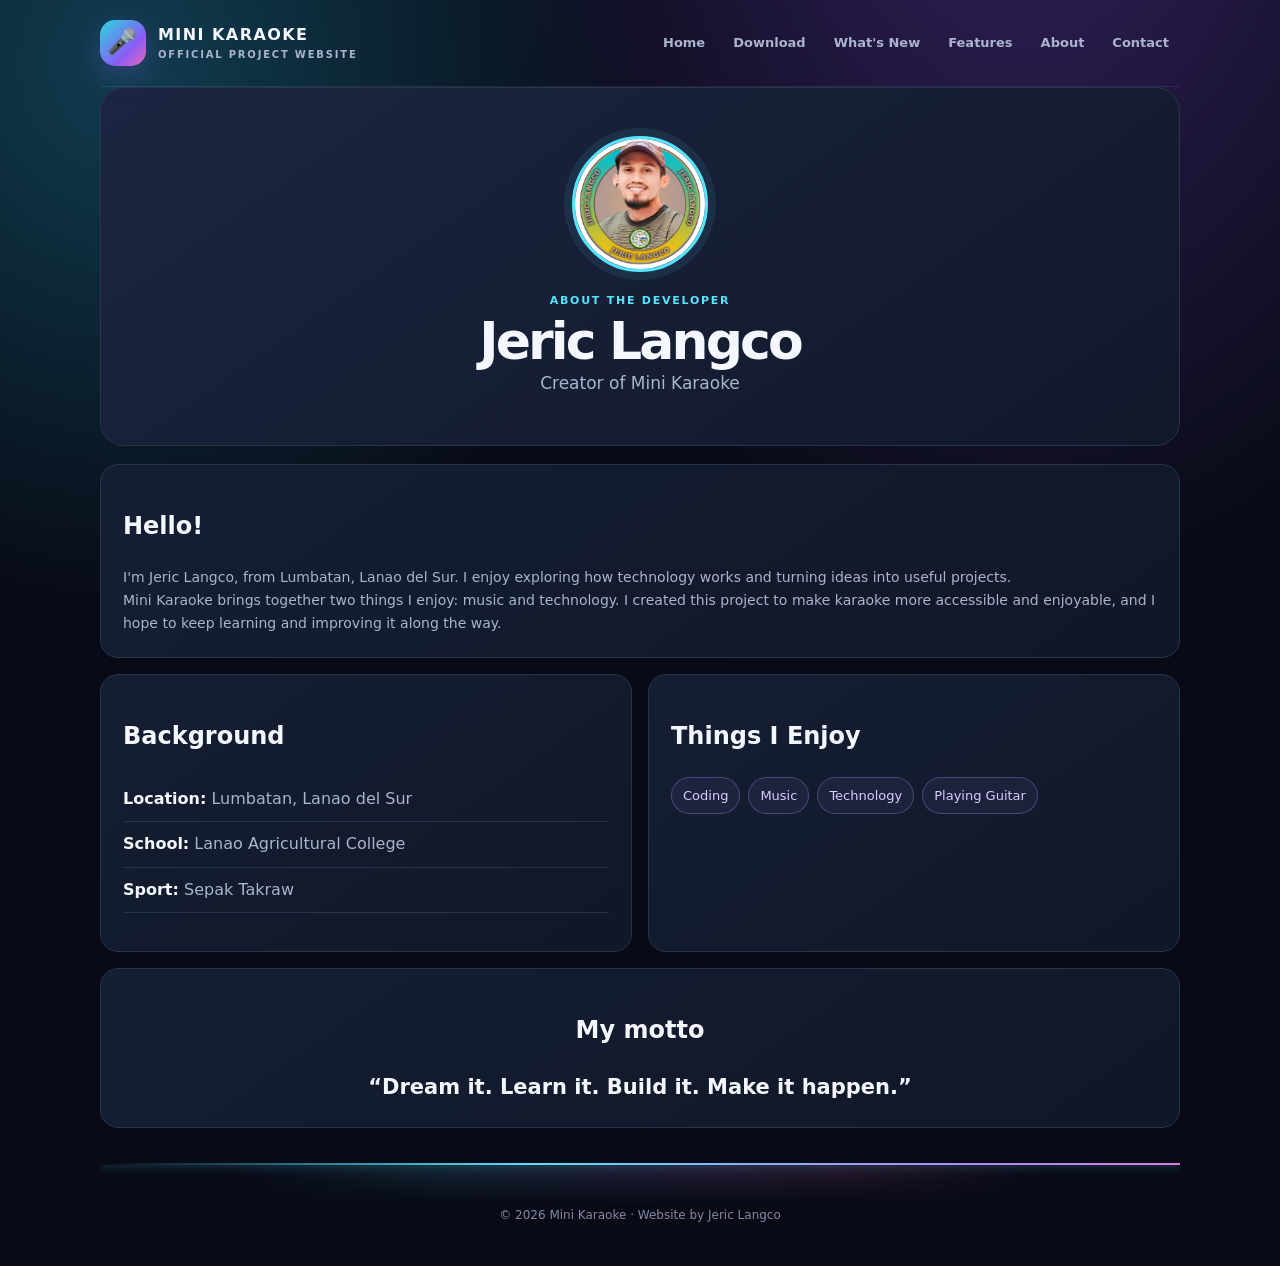
<file: about.html>
<!doctype html><html lang="en"><head><meta charset="utf-8"><meta name="viewport" content="width=device-width,initial-scale=1"><meta name="description" content="Meet Jeric Langco, creator of Mini Karaoke."><title>About the Developer | Mini Karaoke</title><link rel="stylesheet" href="style.css"></head><body><div class="wrap"><header><a class="brand" href="index.html"><span class="logo">🎤</span><span>MINI KARAOKE<small>OFFICIAL PROJECT WEBSITE</small></span></a><nav aria-label="Main navigation"><a href="index.html">Home</a><a href="index.html#download">Download</a><a href="changelog.html">What's New</a><a href="features.html">Features</a><a href="about.html">About</a><a href="contact.html">Contact</a></nav></header><main><section class="author-hero"><img class="avatar" src="author.jpg" alt="Profile photo of Jeric Langco"><p class="eyebrow2">ABOUT THE DEVELOPER</p><h1 style="font-size:clamp(34px,6vw,52px);margin:0">Jeric Langco</h1><p class="lead">Creator of Mini Karaoke</p></section><div class="content-grid"><section class="card wide"><h2>Hello!</h2><p>I'm Jeric Langco, from Lumbatan, Lanao del Sur. I enjoy exploring how technology works and turning ideas into useful projects.</p><p>Mini Karaoke brings together two things I enjoy: music and technology. I created this project to make karaoke more accessible and enjoyable, and I hope to keep learning and improving it along the way.</p></section><section class="card"><h2>Background</h2><ul class="facts"><li><strong>Location:</strong> Lumbatan, Lanao del Sur</li><li><strong>School:</strong> Lanao Agricultural College</li><li><strong>Sport:</strong> Sepak Takraw</li></ul></section><section class="card"><h2>Things I Enjoy</h2><div class="tags"><span class="tag">Coding</span><span class="tag">Music</span><span class="tag">Technology</span><span class="tag">Playing Guitar</span></div></section><section class="card wide" style="text-align:center"><h2>My motto</h2><p style="font-size:21px;color:var(--text);font-weight:800">“<span class="gradient">Dream it.</span> Learn it. Build it. Make it happen.”</p></section></div></main><footer>© <span data-year></span> Mini Karaoke · Website by Jeric Langco</footer><script src="site.js"></script></div></body></html>
</file>
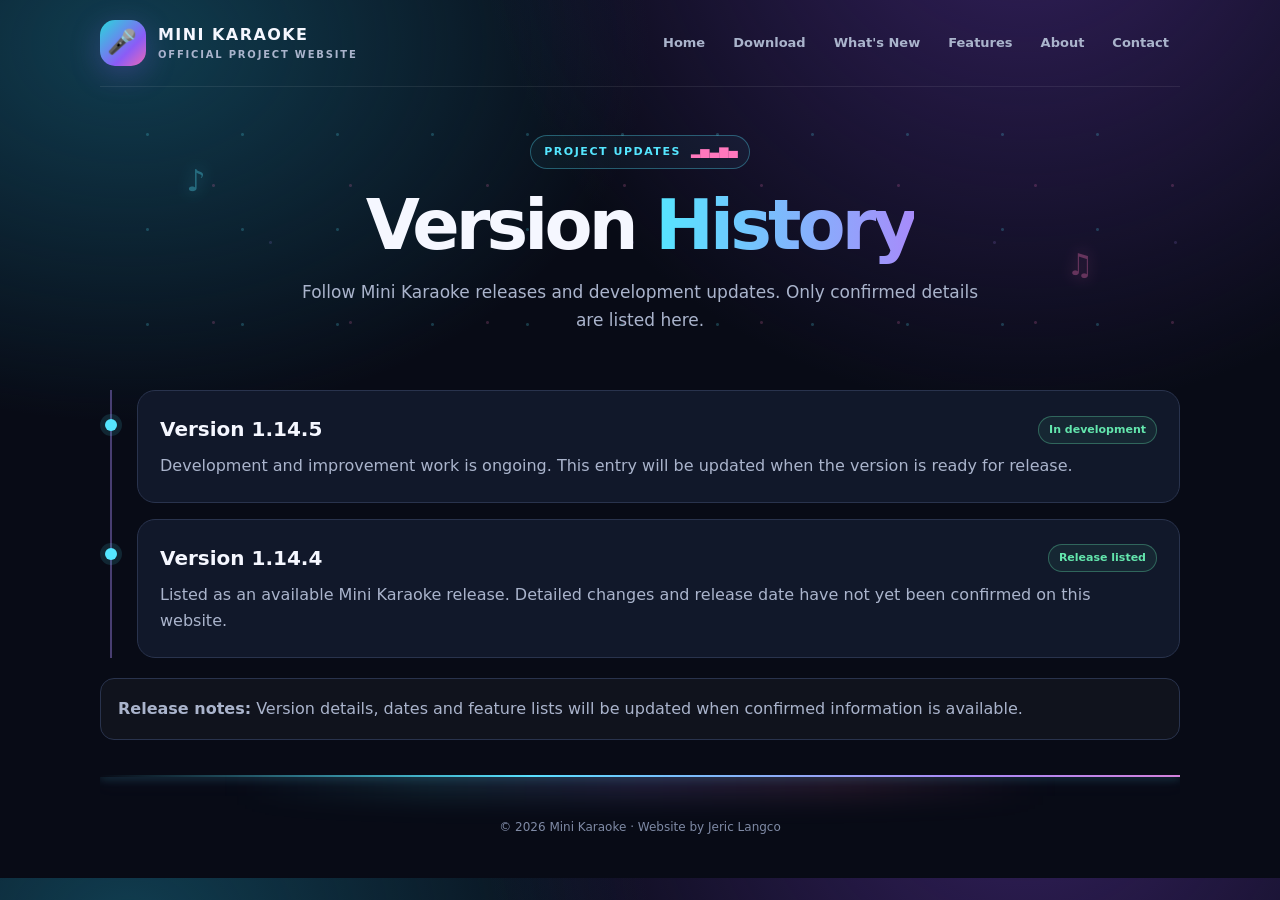
<file: changelog.html>
<!doctype html><html lang="en"><head><meta charset="utf-8"><meta name="viewport" content="width=device-width,initial-scale=1"><meta name="description" content="Mini Karaoke version history and release notes."><title>What's New | Mini Karaoke</title><link rel="stylesheet" href="style.css"></head><body><div class="wrap"><header><a class="brand" href="index.html"><span class="logo">🎤</span><span>MINI KARAOKE<small>OFFICIAL PROJECT WEBSITE</small></span></a><nav aria-label="Main navigation"><a href="index.html">Home</a><a href="index.html#download">Download</a><a href="changelog.html">What's New</a><a href="features.html">Features</a><a href="about.html">About</a><a href="contact.html">Contact</a></nav></header><main><section class="hero" style="padding:48px 0 30px"><span class="eyebrow">PROJECT UPDATES</span><h1>Version <span class="gradient">History</span></h1><p class="lead">Follow Mini Karaoke releases and development updates. Only confirmed details are listed here.</p></section><section class="timeline"><article class="release"><div class="release-head"><h2>Version 1.14.5</h2><span class="pill">In development</span></div><p>Development and improvement work is ongoing. This entry will be updated when the version is ready for release.</p></article><article class="release"><div class="release-head"><h2>Version 1.14.4</h2><span class="pill">Release listed</span></div><p>Listed as an available Mini Karaoke release. Detailed changes and release date have not yet been confirmed on this website.</p></article></section><aside class="note"><strong>Release notes:</strong> Version details, dates and feature lists will be updated when confirmed information is available.</aside></main><footer>© <span data-year></span> Mini Karaoke · Website by Jeric Langco</footer><script src="site.js"></script></div></body></html>
</file>
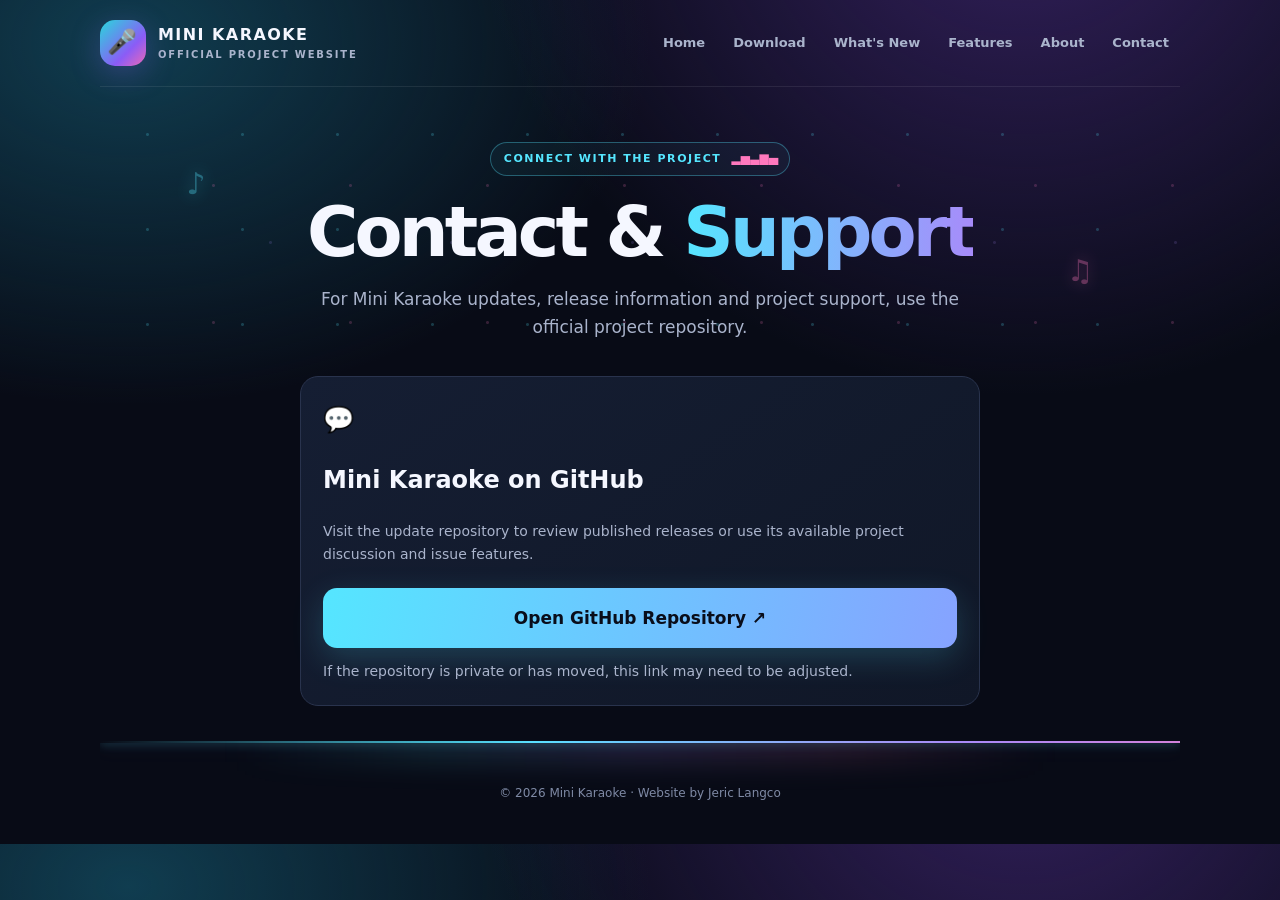
<file: contact.html>
<!doctype html><html lang="en"><head><meta charset="utf-8"><meta name="viewport" content="width=device-width,initial-scale=1"><meta name="description" content="Mini Karaoke support and project links."><title>Contact | Mini Karaoke</title><link rel="stylesheet" href="style.css"></head><body><div class="wrap"><header><a class="brand" href="index.html"><span class="logo">🎤</span><span>MINI KARAOKE<small>OFFICIAL PROJECT WEBSITE</small></span></a><nav aria-label="Main navigation"><a href="index.html">Home</a><a href="index.html#download">Download</a><a href="changelog.html">What's New</a><a href="features.html">Features</a><a href="about.html">About</a><a href="contact.html">Contact</a></nav></header><main><section class="hero" style="padding:55px 0 35px"><span class="eyebrow">CONNECT WITH THE PROJECT</span><h1>Contact & <span class="gradient">Support</span></h1><p class="lead">For Mini Karaoke updates, release information and project support, use the official project repository.</p></section><section class="card" style="max-width:680px;margin:auto"><div class="ico">💬</div><h2>Mini Karaoke on GitHub</h2><p>Visit the update repository to review published releases or use its available project discussion and issue features.</p><p style="margin-top:18px"><a class="download" style="max-width:100%" href="https://github.com/jericlangco/Minikaraoke-Update" target="_blank" rel="noopener">Open GitHub Repository ↗</a></p><p class="small">If the repository is private or has moved, this link may need to be adjusted.</p></section></main><footer>© <span data-year></span> Mini Karaoke · Website by Jeric Langco</footer><script src="site.js"></script></div></body></html>
</file>
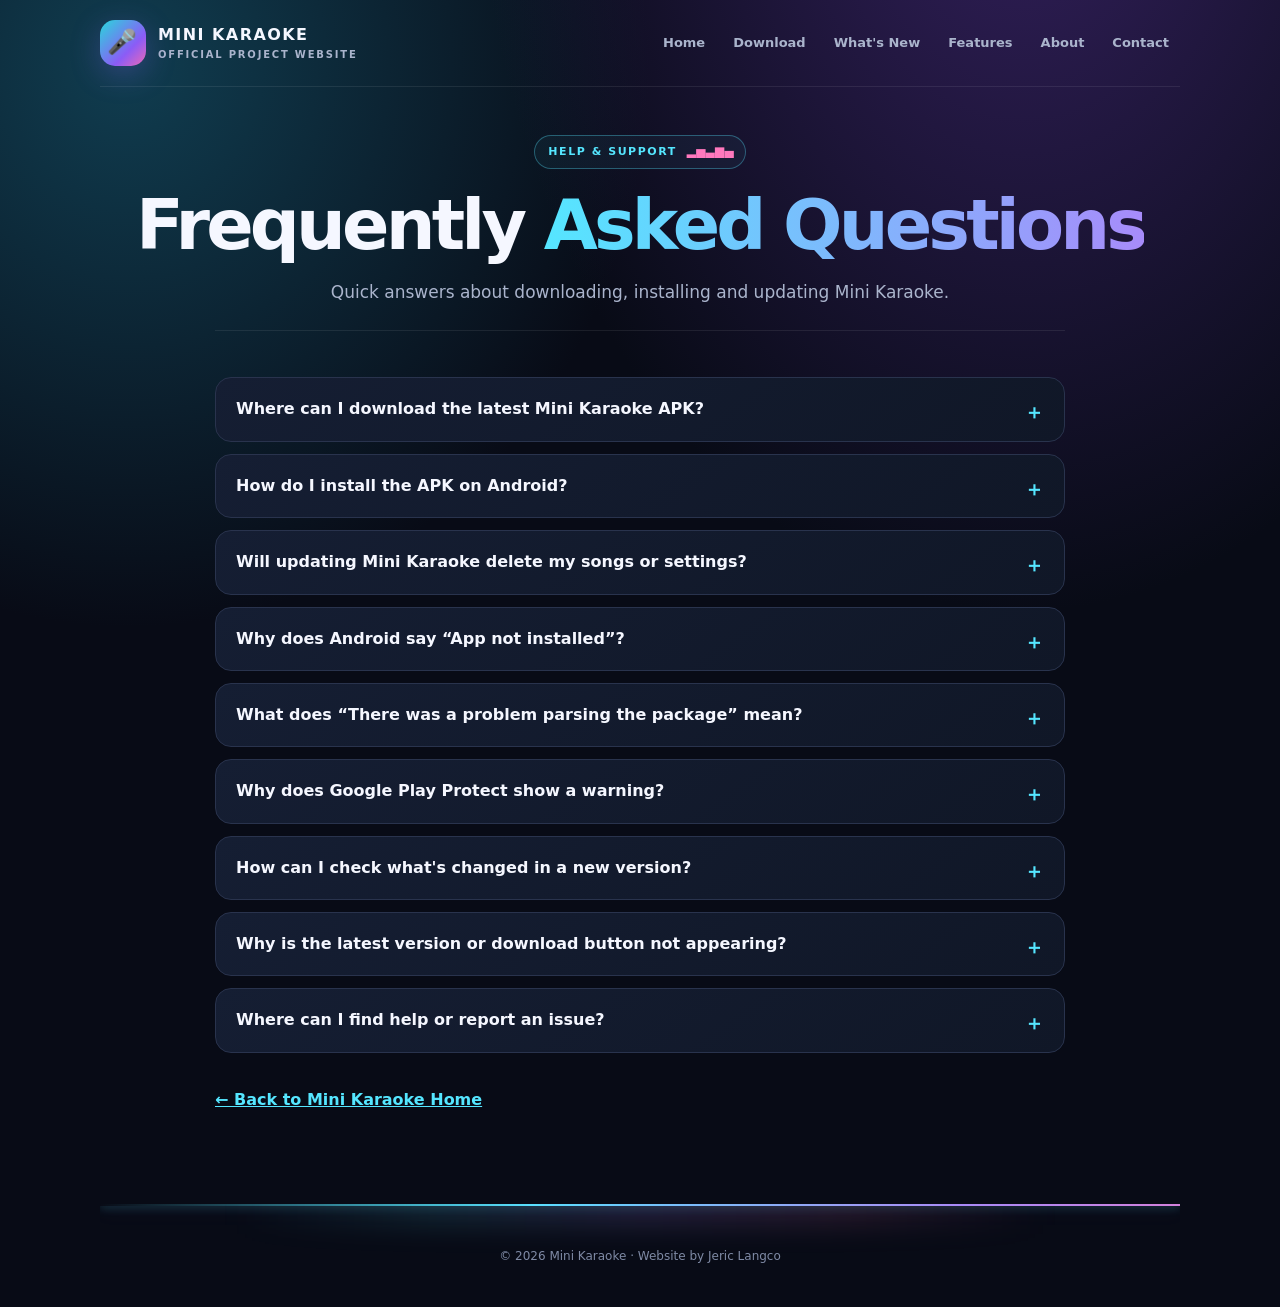
<file: faq.html>
<!doctype html>
<html lang="en">
<head>
<meta charset="utf-8">
<meta name="viewport" content="width=device-width,initial-scale=1">
<meta name="theme-color" content="#080b16">
<meta name="description" content="Frequently asked questions about Mini Karaoke downloads, installation and updates.">
<title>FAQ | Mini Karaoke</title>
<link rel="stylesheet" href="style.css">
<style>
.faq-intro{text-align:center;padding:48px 0 24px}.faq-list{max-width:850px;margin:0 auto}.faq-item{margin:12px 0;border:1px solid var(--line);border-radius:16px;background:linear-gradient(145deg,#151e33,#101727);overflow:hidden}.faq-item summary{cursor:pointer;padding:18px 20px;color:var(--text);font-weight:800;list-style:none}.faq-item summary::-webkit-details-marker{display:none}.faq-item summary:after{content:'＋';float:right;color:var(--cyan);font-size:20px}.faq-item[open] summary:after{content:'−'}.faq-answer{padding:0 20px 18px;color:var(--muted)}.faq-answer p{margin:0 0 10px}.faq-answer a{color:var(--cyan)}.faq-back{display:inline-block;margin:22px 0;color:var(--cyan);font-weight:700}
</style>
</head>
<body>
<div class="wrap">
<header>
<a class="brand" href="index.html"><span class="logo">🎤</span><span>MINI KARAOKE<small>OFFICIAL PROJECT WEBSITE</small></span></a>
<nav aria-label="Main navigation"><a href="index.html">Home</a><a href="index.html#download">Download</a><a href="changelog.html">What's New</a><a href="features.html">Features</a><a href="about.html">About</a><a href="contact.html">Contact</a></nav>
</header>
<main>
<section class="faq-intro"><span class="eyebrow">HELP & SUPPORT</span><h1>Frequently <span class="gradient">Asked Questions</span></h1><p class="lead">Quick answers about downloading, installing and updating Mini Karaoke.</p></section>
<section class="section faq-list" aria-label="Frequently asked questions">
<details class="faq-item"><summary>Where can I download the latest Mini Karaoke APK?</summary><div class="faq-answer"><p>Use the download panel on the <a href="index.html#download">Mini Karaoke homepage</a>. It checks the latest stable release published in the official Mini Karaoke GitHub releases repository.</p></div></details>
<details class="faq-item"><summary>How do I install the APK on Android?</summary><div class="faq-answer"><p>Download the APK completely, open it from your browser's downloads or file manager, and follow Android's installer prompts. Android may ask you to allow the app you used to download the file to install unknown apps. Only install files from a source you trust.</p></div></details>
<details class="faq-item"><summary>Will updating Mini Karaoke delete my songs or settings?</summary><div class="faq-answer"><p>When Android accepts an update as a compatible update to the installed app, its app data is normally retained. However, data may be lost if you uninstall first, install a differently signed build, or use a build with a different application identity. Back up important files and settings before updating.</p></div></details>
<details class="faq-item"><summary>Why does Android say “App not installed”?</summary><div class="faq-answer"><p>This can happen for several reasons, including a signature mismatch with the installed version, an incompatible Android version or device architecture, insufficient storage, or a damaged/incomplete APK download. Check the release notes and device compatibility, download the file again, and avoid uninstalling your existing app until you understand the cause.</p></div></details>
<details class="faq-item"><summary>What does “There was a problem parsing the package” mean?</summary><div class="faq-answer"><p>Android could not read or validate the installer. Possible causes include an incomplete or corrupted download, an APK that requires a newer Android version, or a package/build compatibility issue. Try downloading the APK again from the official release page and check the release requirements. If it continues, report your Android version and device model to the developer.</p></div></details>
<details class="faq-item"><summary>Why does Google Play Protect show a warning?</summary><div class="faq-answer"><p>Play Protect may warn about apps installed outside Google Play or apps it cannot verify. A warning is not proof by itself that a file is harmful, but it should be taken seriously. Install only from the official project release, verify that you intended to download the file, and do not ignore a warning if you are unsure about the APK's source or safety.</p></div></details>
<details class="faq-item"><summary>How can I check what's changed in a new version?</summary><div class="faq-answer"><p>Open the <a href="changelog.html">What's New / release history</a> page or visit the latest GitHub release and read its release notes before installing.</p></div></details>
<details class="faq-item"><summary>Why is the latest version or download button not appearing?</summary><div class="faq-answer"><p>The website retrieves release information from GitHub. If GitHub is temporarily unavailable, the internet connection is unstable, or the latest release does not include an APK asset, the automatic information may not load. Visit the <a href="https://github.com/jericlangco/Minikaraoke-Update/releases/latest" target="_blank" rel="noopener">official latest releases page</a> to check manually.</p></div></details>
<details class="faq-item"><summary>Where can I find help or report an issue?</summary><div class="faq-answer"><p>Visit the <a href="contact.html">Contact</a> page if available, or use the project's official GitHub repository and release pages to share the problem details.</p></div></details>
<a class="faq-back" href="index.html">← Back to Mini Karaoke Home</a>
</section>
</main>
<footer>© <span data-year></span> Mini Karaoke · Website by Jeric Langco</footer>
</div>
<script>const year=document.querySelector('[data-year]');if(year)year.textContent=new Date().getFullYear();</script>
</body>
</html>
</file>
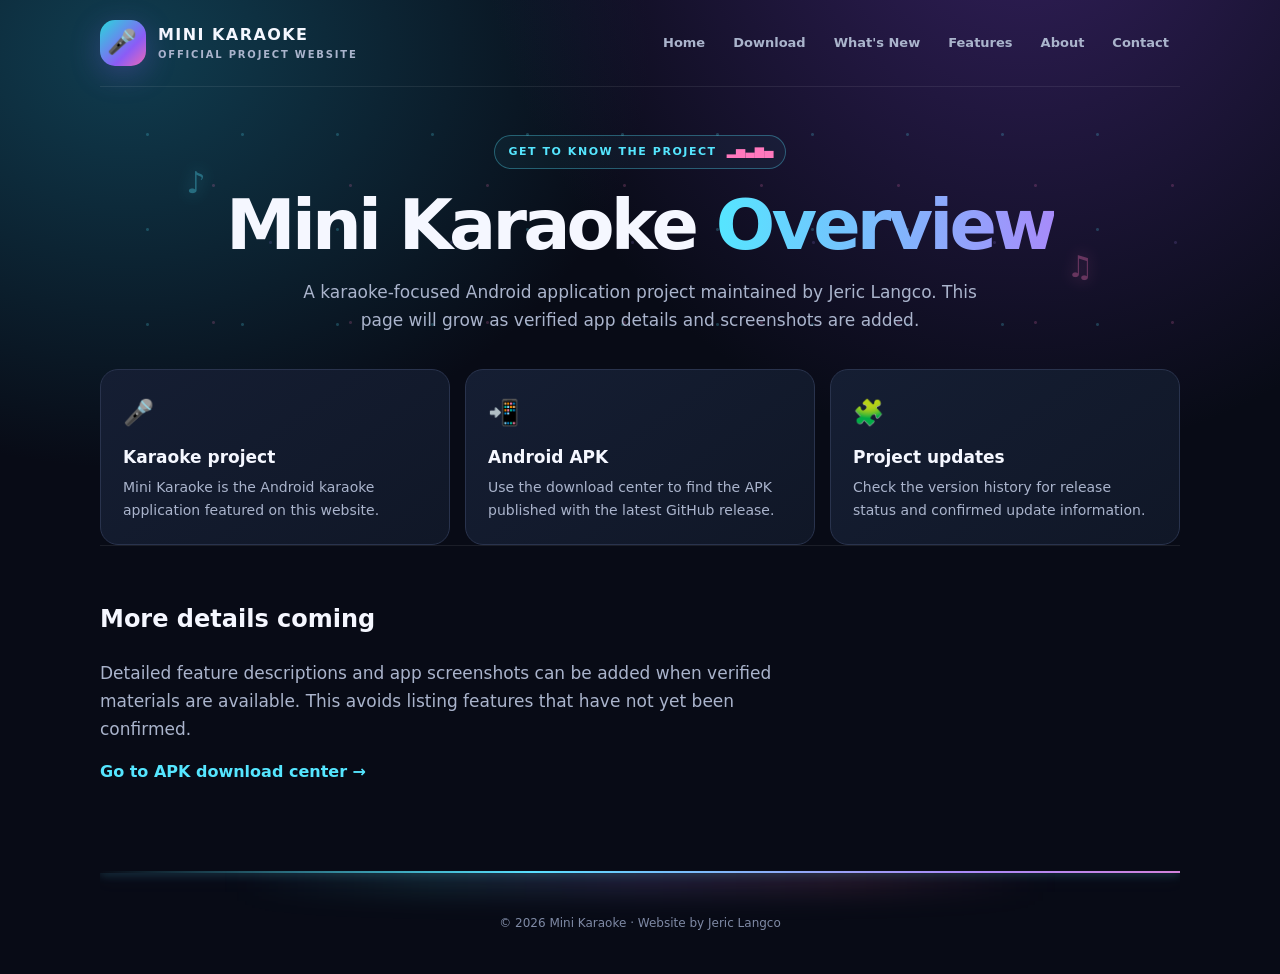
<file: features.html>
<!doctype html><html lang="en"><head><meta charset="utf-8"><meta name="viewport" content="width=device-width,initial-scale=1"><meta name="description" content="Mini Karaoke project overview and Android download information."><title>Project Overview | Mini Karaoke</title><link rel="stylesheet" href="style.css"></head><body><div class="wrap"><header><a class="brand" href="index.html"><span class="logo">🎤</span><span>MINI KARAOKE<small>OFFICIAL PROJECT WEBSITE</small></span></a><nav aria-label="Main navigation"><a href="index.html">Home</a><a href="index.html#download">Download</a><a href="changelog.html">What's New</a><a href="features.html">Features</a><a href="about.html">About</a><a href="contact.html">Contact</a></nav></header><main><section class="hero" style="padding:48px 0 35px"><span class="eyebrow">GET TO KNOW THE PROJECT</span><h1>Mini Karaoke <span class="gradient">Overview</span></h1><p class="lead">A karaoke-focused Android application project maintained by Jeric Langco. This page will grow as verified app details and screenshots are added.</p></section><section class="grid"><article class="card"><div class="ico">🎤</div><h3>Karaoke project</h3><p>Mini Karaoke is the Android karaoke application featured on this website.</p></article><article class="card"><div class="ico">📲</div><h3>Android APK</h3><p>Use the download center to find the APK published with the latest GitHub release.</p></article><article class="card"><div class="ico">🧩</div><h3>Project updates</h3><p>Check the version history for release status and confirmed update information.</p></article></section><section class="section"><h2>More details coming</h2><p class="lead" style="margin:0">Detailed feature descriptions and app screenshots can be added when verified materials are available. This avoids listing features that have not yet been confirmed.</p><p><a class="text-link" href="index.html#download">Go to APK download center →</a></p></section></main><footer>© <span data-year></span> Mini Karaoke · Website by Jeric Langco</footer><script src="site.js"></script></div></body></html>
</file>
<file: style.css>
:root {
  color-scheme: dark;
  --bg: #080b16;
  --panel: #11182a;
  --panel2: #171f35;
  --text: #f5f7ff;
  --muted: #aab4cc;
  --line: #29334d;
  --cyan: #55e6ff;
  --violet: #a78bfa;
  --pink: #ff78bd;
  --green: #63e6ad;
}

* { box-sizing: border-box; }
html { scroll-behavior: smooth; }
body {
  margin: 0;
  background:
    radial-gradient(ellipse at 80% -15%, #34205e 0, transparent 38%),
    radial-gradient(ellipse at 10% 5%, #103d50 0, transparent 32%),
    var(--bg);
  color: var(--text);
  font: 16px/1.65 system-ui, -apple-system, Segoe UI, Roboto, Arial, sans-serif;
}
a { color: var(--cyan); }
.wrap { width: min(1080px, calc(100% - 36px)); margin: auto; }

/* HEADER */
header {
  display: flex;
  align-items: center;
  justify-content: space-between;
  gap: 20px;
  padding: 20px 0;
  border-bottom: 1px solid #ffffff14;
}
.brand {
  display: flex;
  align-items: center;
  gap: 12px;
  color: var(--text);
  text-decoration: none;
  font-weight: 900;
  letter-spacing: .09em;
  white-space: normal;
}
.logo {
  width: 46px;
  height: 46px;
  flex: 0 0 46px;
  display: grid;
  place-items: center;
  border-radius: 15px;
  background: linear-gradient(135deg, #28d8dc, #8b5cf6 65%, #ed68b6);
  font-size: 24px;
  box-shadow: 0 8px 30px #8b5cf644;
}
.brand > span:last-child { display: block; line-height: 1.3; }
.brand small {
  display: block;
  margin-top: 3px;
  color: var(--muted);
  font-size: 10px;
  letter-spacing: .18em;
  font-weight: 700;
}
nav { display: flex; gap: 6px; flex-wrap: wrap; justify-content: flex-end; }
nav a {
  padding: 8px 11px;
  border-radius: 10px;
  color: var(--muted);
  text-decoration: none;
  font-size: 13px;
  font-weight: 700;
}
nav a:hover, nav a[aria-current=page] { background: #ffffff10; color: var(--cyan); }

/* HERO */
.hero {
  text-align: center;
  padding: 76px 0 48px;
  position: relative;
  isolation: isolate;
  background-image:
    radial-gradient(circle, #55e6ff35 1px, transparent 2px),
    radial-gradient(circle, #ff78bd30 1px, transparent 2px),
    radial-gradient(circle, #a78bfa28 1px, transparent 2px);
  background-size: 95px 95px, 137px 137px, 181px 181px;
  background-position: 0 0, 45px 30px, 80px 65px;
  animation: particleDrift 28s linear infinite;
}
.eyebrow {
  display: inline-flex;
  align-items: center;
  gap: 8px;
  padding: 6px 13px;
  border: 1px solid #55e6ff55;
  border-radius: 99px;
  color: var(--cyan);
  background: #55e6ff0c;
  font-size: 11px;
  font-weight: 800;
  letter-spacing: .14em;
  text-transform: uppercase;
}
h1 {
  font-size: clamp(38px, 7vw, 70px);
  line-height: 1.05;
  letter-spacing: -.055em;
  margin: 20px 0 16px;
}
h1 .gradient {
  background: linear-gradient(90deg, var(--cyan), var(--violet), var(--pink), var(--cyan));
  background-size: 300% 300%;
  -webkit-background-clip: text;
  background-clip: text;
  color: transparent;
}
.lead { max-width: 680px; margin: 0 auto; color: var(--muted); font-size: 17px; }

/* DOWNLOAD PANEL */
.panel {
  max-width: 650px;
  margin: 32px auto 0;
  padding: 28px;
  border: 1px solid #ffffff20;
  border-radius: 24px;
  background: linear-gradient(145deg, #1b2540ef, #101728f2);
  box-shadow: 0 24px 80px #0007;
  position: relative;
  isolation: isolate;
  overflow: hidden;
}
.panel > * { position: relative; z-index: 1; }
.panel::after {
  content: "";
  position: absolute;
  z-index: 0;
  top: -35%;
  bottom: -35%;
  left: -45%;
  width: 32%;
  pointer-events: none;
  transform: skewX(-22deg);
  background: linear-gradient(90deg, transparent, #55e6ff18, #ffffff20, #a78bfa18, transparent);
  animation: panelLightSweep 9s ease-in-out infinite;
}
.panel-top {
  display: flex;
  justify-content: space-between;
  gap: 12px;
  align-items: center;
  color: var(--muted);
  font-size: 13px;
}
.panel-top > span:first-child { min-width: 0; flex: 1; }
.pill {
  flex: 0 0 auto;
  white-space: nowrap;
  border: 1px solid #63e6ad55;
  color: var(--green);
  background: #63e6ad12;
  border-radius: 99px;
  padding: 4px 10px;
  font-size: 11px;
  font-weight: 800;
}
.version { margin-top: 5px; }
.download {
  display: flex;
  justify-content: center;
  align-items: center;
  gap: 10px;
  width: 100%;
  margin: 22px 0 12px;
  padding: 16px 20px;
  border-radius: 14px;
  background: linear-gradient(100deg, #55e6ff, #8b9cff 55%, #b78cff);
  background-size: 200% 200%;
  color: #090d1a;
  text-decoration: none;
  font-weight: 900;
  font-size: 17px;
  box-shadow: 0 10px 32px #55e6ff30;
  transition: transform .2s, filter .2s;
  animation: buttonPulse 2.8s ease-in-out infinite;
}
.download:hover { transform: translateY(-2px); filter: brightness(1.08); animation-play-state: paused; }
.status, .small { color: var(--muted); font-size: 12px; }
.status { min-height: 22px; color: var(--green); }

/* AUTHOR */
.author { display: flex; align-items: center; gap: 13px; justify-content: center; margin: 28px auto 0; }
.author-photo {
  width: 54px;
  height: 54px;
  border-radius: 50%;
  object-fit: cover;
  border: 2px solid var(--cyan);
  box-shadow: 0 0 0 5px #55e6ff18;
  animation: photoGlow 3.5s ease-in-out infinite;
}
.author-label { font-size: 10px; color: var(--muted); letter-spacing: .15em; text-transform: uppercase; }
.author-name { font-weight: 800; }

/* SECTIONS */
.section { padding: 34px 0; border-top: 1px solid #ffffff14; }
.section-head { margin-bottom: 20px; }
.section-head h2 { margin: 0; font-size: clamp(24px, 4vw, 32px); letter-spacing: -.03em; }
.section-head p { margin: 5px 0 0; color: var(--muted); }
.grid { display: grid; grid-template-columns: repeat(3, 1fr); gap: 15px; }
.card {
  padding: 22px;
  border: 1px solid var(--line);
  border-radius: 18px;
  background: linear-gradient(145deg, #151e33, #101727);
  transition: transform .3s ease, border-color .3s ease, box-shadow .3s ease;
  animation: cardFloat 7s ease-in-out infinite;
}
.card:nth-child(2) { animation-delay: -2.3s; }
.card:nth-child(3) { animation-delay: -4.6s; }
.card:hover { transform: translateY(-5px); border-color: #55e6ff88; box-shadow: 0 10px 30px #55e6ff18, 0 0 15px #a78bfa22; }
.ico { font-size: 25px; }
.card h3 { margin: 9px 0 5px; font-size: 17px; }
.card p { margin: 0; color: var(--muted); font-size: 14px; }
.steps { padding-left: 22px; color: var(--muted); }
.steps li { padding: 5px 0; }
.text-link { color: var(--cyan); font-weight: 700; }

/* ABOUT PAGE */
.author-hero {
  display: grid;
  place-items: center;
  text-align: center;
  padding: 48px 22px;
  background: linear-gradient(145deg, #1c2541, #11182a);
  border: 1px solid var(--line);
  border-radius: 24px;
}
.avatar {
  width: 136px;
  height: 136px;
  border-radius: 50%;
  object-fit: cover;
  border: 3px solid var(--cyan);
  box-shadow: 0 0 0 8px #55e6ff15;
  animation: photoGlow 3.5s ease-in-out infinite;
}
.eyebrow2 { color: var(--cyan); font-size: 11px; font-weight: 800; letter-spacing: .16em; text-transform: uppercase; margin: 20px 0 4px; }
.content-grid { display: grid; grid-template-columns: 1fr 1fr; gap: 16px; margin-top: 18px; }
.wide { grid-column: 1 / -1; }
.facts { padding: 0; list-style: none; color: var(--muted); }
.facts li { padding: 9px 0; border-bottom: 1px solid var(--line); }
.facts strong { color: var(--text); }
.tags { display: flex; gap: 8px; flex-wrap: wrap; }
.tag { padding: 7px 11px; border: 1px solid #a78bfa55; background: #a78bfa12; border-radius: 99px; color: #d8ccff; font-size: 13px; }

/* RELEASE HISTORY */
.timeline { margin: 26px 0 0 10px; padding-left: 25px; border-left: 2px solid #a78bfa66; }
.release { position: relative; margin: 0 0 16px; padding: 22px; border: 1px solid var(--line); border-radius: 18px; background: var(--panel); }
.release:before {
  content: "";
  position: absolute;
  left: -33px;
  top: 28px;
  width: 12px;
  height: 12px;
  border-radius: 50%;
  background: var(--cyan);
  box-shadow: 0 0 0 5px #55e6ff20;
  animation: timelinePulse 2.8s ease-in-out infinite;
}
.release h2 { margin: 0; font-size: 20px; }
.release p { color: var(--muted); margin: 7px 0 0; }
.release-head { display: flex; justify-content: space-between; align-items: center; gap: 12px; flex-wrap: wrap; }
.note { margin-top: 20px; padding: 17px; border: 1px solid var(--line); border-radius: 14px; color: var(--muted); background: #ffffff08; }

/* FOOTER */
footer { padding: 30px 0 40px; text-align: center; color: #7f8aa5; font-size: 12px; border-top: 1px solid #ffffff12; margin-top: 35px; }

/* EXISTING NEON MOTION */
.logo { position: relative; animation: neonLogoPulse 2.8s ease-in-out infinite; }
@keyframes neonLogoPulse {
  0%, 100% { box-shadow: 0 0 10px #55e6ff66, 0 0 22px #8b5cf655; filter: brightness(1); }
  50% { box-shadow: 0 0 18px #55e6ffcc, 0 0 38px #a78bfaaa, 0 0 55px #ff78bd55; filter: brightness(1.2); }
}
h1 .gradient { animation: neonGradientFlow 6s ease infinite; }
@keyframes neonGradientFlow {
  0% { background-position: 0% 50%; filter: drop-shadow(0 0 5px #55e6ff55); }
  50% { background-position: 100% 50%; filter: drop-shadow(0 0 13px #a78bfa99); }
  100% { background-position: 0% 50%; filter: drop-shadow(0 0 5px #ff78bd55); }
}
.eyebrow { animation: neonGlow 3s ease-in-out infinite; }
@keyframes neonGlow {
  0%, 100% { box-shadow: 0 0 5px #55e6ff22; }
  50% { box-shadow: 0 0 12px #55e6ff88, 0 0 24px #55e6ff33; }
}
@keyframes buttonPulse {
  0%, 100% { box-shadow: 0 10px 32px #55e6ff30; }
  50% { box-shadow: 0 10px 35px #55e6ff88, 0 0 22px #a78bfa55; }
}
@keyframes photoGlow {
  0%, 100% { box-shadow: 0 0 0 5px #55e6ff18, 0 0 10px #55e6ff33; }
  50% { box-shadow: 0 0 0 7px #55e6ff33, 0 0 24px #55e6ff99, 0 0 35px #a78bfa55; }
}
.hero::before, .hero::after {
  position: absolute;
  z-index: -1;
  pointer-events: none;
  color: var(--cyan);
  font-size: 30px;
  opacity: .35;
  text-shadow: 0 0 15px var(--cyan);
}
.hero::before { content: "♪"; left: 8%; top: 25%; animation: musicFloat 5s ease-in-out infinite; }
.hero::after { content: "♫"; right: 8%; top: 55%; color: var(--pink); text-shadow: 0 0 15px var(--pink); animation: musicFloat 6s ease-in-out infinite reverse; }
@keyframes musicFloat {
  0%, 100% { transform: translateY(0) rotate(-10deg); opacity: .2; }
  50% { transform: translateY(-22px) rotate(12deg); opacity: .65; }
}
@keyframes timelinePulse {
  0%, 100% { box-shadow: 0 0 0 5px #55e6ff20; }
  50% { box-shadow: 0 0 0 8px #55e6ff25, 0 0 18px #55e6ff99; }
}

/* FIVE LIGHTWEIGHT ADDITIONS */
/* 1. Slow drifting background particles (CSS gradients, no extra images). */
@keyframes particleDrift {
  from { background-position: 0 0, 45px 30px, 80px 65px; }
  to { background-position: 95px 190px, -92px 167px, 261px -116px; }
}
/* 2. Tiny equalizer beside the karaoke eyebrow label. */
.eyebrow::after {
  content: "▂ ▅ ▃ ▆ ▄";
  display: inline-block;
  margin-left: 2px;
  color: var(--pink);
  font-size: 12px;
  letter-spacing: -2px;
  transform-origin: center bottom;
  animation: equalizerBounce 1.1s ease-in-out infinite alternate;
}
@keyframes equalizerBounce {
  from { transform: scaleY(.55); opacity: .65; }
  to { transform: scaleY(1.2); opacity: 1; }
}
/* 3. Moving light sweep across the download panel. */
@keyframes panelLightSweep {
  0%, 12% { left: -45%; opacity: 0; }
  22% { opacity: .9; }
  55%, 100% { left: 125%; opacity: 0; }
}
/* 4. Floating music notes are retained and gently drift around the hero. */
/* 5. Feature cards gently bob without changing their layout. */
@keyframes cardFloat {
  0%, 100% { translate: 0 0; }
  50% { translate: 0 -4px; }
}

/* MOBILE RESPONSIVE */
@media(max-width:700px) {
  header { align-items: stretch; flex-direction: column; gap: 14px; }
  .brand { align-self: flex-start; max-width: 100%; font-size: 15px; letter-spacing: .07em; }
  .brand small { font-size: 9px; letter-spacing: .14em; }
  nav { display: grid; grid-template-columns: repeat(3, minmax(0, 1fr)); gap: 5px; width: 100%; margin: 0; }
  nav a { text-align: center; padding: 10px 4px; font-size: 13px; }
  .hero { padding: 54px 0 35px; }
  .grid { grid-template-columns: 1fr; }
  .content-grid { grid-template-columns: 1fr; }
  .wide { grid-column: auto; }
  .panel { padding: 21px; }
  .panel-top { flex-direction: row; align-items: center; gap: 8px; font-size: clamp(10px, 3vw, 13px); }
  .pill { font-size: 10px; padding: 4px 8px; }
  .hero::before { left: 2%; }
  .hero::after { right: 2%; }
  .card { animation-duration: 9s; }
}
@media(max-width:360px) {
  .wrap { width: calc(100% - 28px); }
  .panel { padding: 17px; }
  .panel-top { gap: 6px; font-size: 10px; }
  .pill { font-size: 9px; padding: 4px 7px; }
  nav a { font-size: 12px; }
}

/* ACCESSIBILITY: RESPECT REDUCED-MOTION SETTINGS */
@media(prefers-reduced-motion: reduce) {
  *, *::before, *::after {
    scroll-behavior: auto !important;
    animation-duration: .01ms !important;
    animation-iteration-count: 1 !important;
    transition-duration: .01ms !important;
  }
}

/* =========================================
   BOTTOM SECTIONS - NEON KARAOKE FINISH
   Enhances APK Download, Release History,
   Installation Guide, project links and footer.
   ========================================= */

/* Feature cards: subtle neon edge and moving light */
.section .grid .card {
  position: relative;
  isolation: isolate;
  overflow: hidden;
  border-color: #55e6ff3d;
  box-shadow: 0 8px 25px #0004, 0 0 14px #55e6ff0d;
}

.section .grid .card::after {
  content: "";
  position: absolute;
  z-index: -1;
  top: -35%;
  bottom: -35%;
  left: -55%;
  width: 34%;
  pointer-events: none;
  transform: skewX(-22deg);
  background: linear-gradient(90deg, transparent, #55e6ff12, #ffffff20, #a78bfa16, transparent);
  animation: bottomCardSweep 10s ease-in-out infinite;
}

.section .grid .card:nth-child(2)::after { animation-delay: -3.3s; }
.section .grid .card:nth-child(3)::after { animation-delay: -6.6s; }

.section .grid .card .ico {
  display: inline-block;
  filter: drop-shadow(0 0 7px #55e6ff88);
  animation: bottomIconGlow 3.2s ease-in-out infinite;
}

.section .grid .card:nth-child(2) .ico { filter: drop-shadow(0 0 7px #ff78bd88); }
.section .grid .card:nth-child(3) .ico { filter: drop-shadow(0 0 7px #a78bfa99); }

.section .grid .card:hover {
  border-color: #55e6ff99;
  box-shadow: 0 12px 30px #0005, 0 0 18px #55e6ff30, 0 0 28px #a78bfa18;
}

@keyframes bottomCardSweep {
  0%, 12% { left: -55%; opacity: 0; }
  25% { opacity: .9; }
  58%, 100% { left: 130%; opacity: 0; }
}

@keyframes bottomIconGlow {
  0%, 100% { transform: translateY(0) scale(1); }
  50% { transform: translateY(-3px) scale(1.08); }
}

/* Installation guide: numbered neon steps */
.steps {
  list-style: none;
  counter-reset: karaoke-install-step;
  padding: 14px 18px;
  margin-left: 0;
  border: 1px solid #55e6ff35;
  border-radius: 18px;
  background: linear-gradient(145deg, #111d30, #11182a);
  box-shadow: inset 0 0 22px #55e6ff08, 0 8px 25px #0003;
}

.steps li {
  counter-increment: karaoke-install-step;
  position: relative;
  min-height: 46px;
  display: flex;
  align-items: center;
  padding: 9px 8px 9px 48px;
  border-bottom: 1px solid #ffffff10;
  transition: color .25s ease;
}

.steps li:last-child { border-bottom: 0; }

.steps li::before {
  content: counter(karaoke-install-step, decimal-leading-zero);
  position: absolute;
  left: 2px;
  top: 50%;
  transform: translateY(-50%);
  width: 32px;
  height: 32px;
  display: grid;
  place-items: center;
  border: 1px solid #55e6ff77;
  border-radius: 10px;
  color: var(--cyan);
  background: #55e6ff12;
  font-size: 11px;
  font-weight: 900;
  box-shadow: 0 0 12px #55e6ff20;
  animation: installNumberGlow 3.5s ease-in-out infinite;
}

.steps li:hover { color: var(--cyan); }
.steps li:hover::before { box-shadow: 0 0 17px #55e6ff88; }

@keyframes installNumberGlow {
  0%, 100% { box-shadow: 0 0 7px #55e6ff18; }
  50% { box-shadow: 0 0 14px #55e6ff55, 0 0 22px #a78bfa22; }
}

/* Safety note: quiet emphasis without distracting motion */
.steps + .small {
  padding: 13px 16px;
  border-left: 2px solid var(--violet);
  border-radius: 0 10px 10px 0;
  background: #a78bfa0b;
}

/* Project links: soft neon on interaction */
.text-link {
  text-decoration: none;
  transition: color .25s ease, text-shadow .25s ease;
}

.text-link:hover {
  color: #fff;
  text-shadow: 0 0 7px var(--cyan), 0 0 15px var(--cyan);
}

/* Footer: animated cyan-violet-pink neon underline and ambient glow */
footer {
  position: relative;
  isolation: isolate;
  overflow: hidden;
  border-top: 0;
  padding-top: 43px;
}

footer::before {
  content: "";
  position: absolute;
  z-index: -1;
  top: 0;
  left: 0;
  width: 100%;
  height: 2px;
  background: linear-gradient(90deg, transparent, var(--cyan), var(--violet), var(--pink), var(--cyan), transparent);
  background-size: 200% 100%;
  box-shadow: 0 0 10px #55e6ff99, 0 0 20px #a78bfa44;
  animation: footerNeonFlow 7s linear infinite;
}

footer::after {
  content: "";
  position: absolute;
  z-index: -1;
  top: -13px;
  left: 12%;
  width: 76%;
  height: 34px;
  pointer-events: none;
  background: linear-gradient(90deg, transparent, #55e6ff20, #a78bfa2b, #ff78bd20, transparent);
  filter: blur(14px);
  animation: footerAmbientGlow 5s ease-in-out infinite;
}

@keyframes footerNeonFlow {
  from { background-position: 100% 0; }
  to { background-position: -100% 0; }
}

@keyframes footerAmbientGlow {
  0%, 100% { opacity: .4; }
  50% { opacity: .95; }
}

/* Small screens: keep motion and spacing restrained */
@media (max-width: 700px) {
  .section .grid .card:hover { transform: none; }
  .steps { padding: 10px 12px; }
  .steps li { padding-right: 2px; }
  footer { margin-top: 30px; padding-top: 38px; }
}

/* Respect device accessibility settings */
@media (prefers-reduced-motion: reduce) {
  .section .grid .card::after,
  .section .grid .card .ico,
  .steps li::before,
  footer::before,
  footer::after {
    animation: none !important;
  }
}


/* Mini Karaoke screenshot gallery — additive styles */
.screenshot-gallery { overflow: hidden; }
.gallery-grid { display: grid; grid-template-columns: repeat(4, minmax(0, 1fr)); gap: 16px; }
.gallery-item { position: relative; display: block; width: 100%; min-width: 0; padding: 0; overflow: hidden; border: 1px solid rgba(85,230,255,.22); border-radius: 16px; background: #0b1022; color: inherit; text-align: left; cursor: zoom-in; box-shadow: 0 8px 26px rgba(0,0,0,.22); transition: transform .25s ease, border-color .25s ease, box-shadow .25s ease; }
.gallery-item:hover, .gallery-item:focus-visible { transform: translateY(-4px); border-color: var(--cyan, #55e6ff); box-shadow: 0 0 0 1px rgba(85,230,255,.22), 0 0 22px rgba(85,230,255,.16); outline: none; }
.gallery-item img { display: block; width: 100%; height: 300px; object-fit: cover; object-position: top center; }
.gallery-item.gallery-wide { grid-column: span 2; }
.gallery-item.gallery-wide img { height: 300px; object-fit: cover; object-position: center; }
.gallery-caption { position: absolute; inset: auto 0 0; display: flex; flex-direction: column; gap: 4px; padding: 34px 14px 13px; color: #fff; background: linear-gradient(transparent, rgba(4,7,20,.94)); }
.gallery-caption strong { font-size: 14px; }
.gallery-caption small { color: rgba(255,255,255,.76); font-size: 11px; }
.gallery-lightbox[hidden] { display: none; }
.gallery-lightbox { position: fixed; z-index: 9999; inset: 0; display: flex; flex-direction: column; align-items: center; justify-content: center; gap: 12px; padding: 24px; background: rgba(3,5,15,.94); backdrop-filter: blur(12px); }
.gallery-lightbox img { display: block; max-width: min(94vw, 1000px); max-height: 82vh; width: auto; height: auto; object-fit: contain; border: 1px solid rgba(85,230,255,.3); border-radius: 12px; box-shadow: 0 0 30px rgba(85,230,255,.12); }
.gallery-close { position: absolute; top: 18px; right: 22px; width: 44px; height: 44px; border: 1px solid rgba(255,255,255,.3); border-radius: 50%; background: rgba(18,23,43,.9); color: #fff; font-size: 30px; line-height: 1; cursor: pointer; }
.gallery-help { margin: 0; color: rgba(255,255,255,.68); font-size: 12px; text-align: center; }
body.gallery-open { overflow: hidden; }
@media (max-width: 800px) { .gallery-grid { grid-template-columns: repeat(2, minmax(0,1fr)); gap: 12px; } .gallery-item img, .gallery-item.gallery-wide img { height: 260px; } }
@media (max-width: 480px) { .gallery-grid { gap: 10px; } .gallery-item img, .gallery-item.gallery-wide img { height: 230px; } .gallery-caption { padding: 28px 10px 10px; } .gallery-caption strong { font-size: 12px; } .gallery-caption small { font-size: 10px; } }
@media (prefers-reduced-motion: reduce) { .gallery-item { transition: none; } .gallery-item:hover, .gallery-item:focus-visible { transform: none; } }


/* Automatic GitHub latest-release tracker — additive styles */
.release-meta {
  display: grid;
  grid-template-columns: repeat(3, minmax(0, 1fr));
  gap: 10px;
  margin: 20px 0 4px;
}
.release-meta > div {
  min-width: 0;
  padding: 12px 10px;
  border: 1px solid #55e6ff25;
  border-radius: 12px;
  background: linear-gradient(145deg, #ffffff08, #55e6ff08);
}
.release-meta span {
  display: block;
  margin-bottom: 4px;
  color: var(--muted);
  font-size: 9px;
  font-weight: 800;
  letter-spacing: .12em;
}
.release-meta strong {
  display: block;
  overflow-wrap: anywhere;
  color: var(--text);
  font-size: 12px;
}
.release-notes-wrap {
  margin: 15px 0 12px;
  padding: 14px 16px;
  border: 1px solid #a78bfa35;
  border-radius: 14px;
  background: linear-gradient(145deg, #a78bfa0c, #55e6ff08);
  text-align: left;
}
.release-notes-title {
  margin-bottom: 7px;
  color: var(--cyan);
  font-size: 10px;
  font-weight: 900;
  letter-spacing: .16em;
}
.release-notes {
  max-height: 180px;
  overflow: auto;
  white-space: pre-wrap;
  overflow-wrap: anywhere;
  color: var(--muted);
  font-size: 12px;
  line-height: 1.6;
}
@media (max-width: 520px) {
  .release-meta { gap: 7px; }
  .release-meta > div { padding: 10px 8px; }
  .release-meta strong { font-size: 11px; }
}
@media (prefers-reduced-motion: reduce) {
  .release-meta > div { transition: none; }
}
</file>
